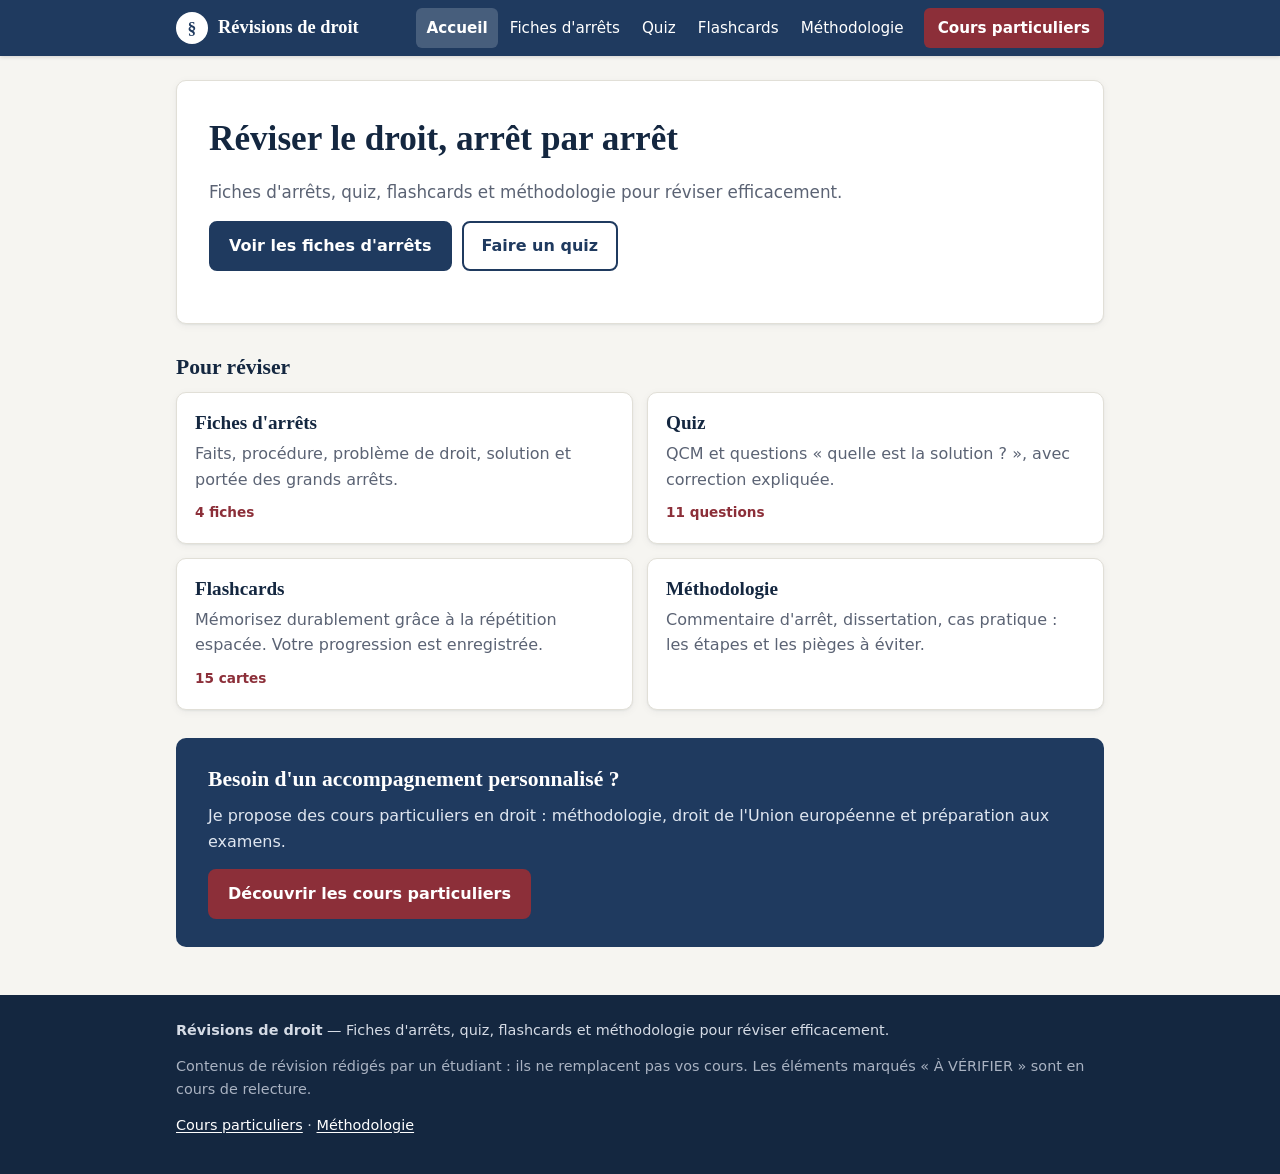
<file: index.html>
<!doctype html>
<html lang="fr">
<head>
  <meta charset="utf-8">
  <meta name="viewport" content="width=device-width, initial-scale=1">
  <title>Accueil — Révisions de droit</title>
  <meta name="description" content="Fiches d'arrêts, quiz, flashcards et méthodologie pour les étudiants en droit. Cours particuliers disponibles.">
  <link rel="icon" href="favicon.svg" type="image/svg+xml">
  <link rel="stylesheet" href="css/style.css">
  <script src="js/commun.js" defer></script>
  <script src="js/accueil.js" defer></script>
</head>
<body data-page="accueil">
  <header id="entete" class="entete"></header>

  <main id="contenu" class="conteneur">
    <section class="accueil-intro">
      <h1>Réviser le droit, arrêt par arrêt</h1>
      <p class="texte-doux" data-slogan>Fiches d'arrêts, quiz, flashcards et méthodologie pour réviser efficacement.</p>
      <div class="groupe-boutons">
        <a class="bouton" href="fiches.html">Voir les fiches d'arrêts</a>
        <a class="bouton bouton--secondaire" href="quiz.html">Faire un quiz</a>
      </div>
    </section>

    <h2>Pour réviser</h2>
    <div class="grille grille--2">
      <a class="carte tuile" href="fiches.html">
        <h2>Fiches d'arrêts</h2>
        <p>Faits, procédure, problème de droit, solution et portée des grands arrêts.</p>
        <span class="tuile__compteur" id="compteur-fiches"></span>
      </a>
      <a class="carte tuile" href="quiz.html">
        <h2>Quiz</h2>
        <p>QCM et questions «&nbsp;quelle est la solution&nbsp;?&nbsp;», avec correction expliquée.</p>
        <span class="tuile__compteur" id="compteur-quiz"></span>
      </a>
      <a class="carte tuile" href="flashcards.html">
        <h2>Flashcards</h2>
        <p>Mémorisez durablement grâce à la répétition espacée. Votre progression est enregistrée.</p>
        <span class="tuile__compteur" id="compteur-flashcards"></span>
      </a>
      <a class="carte tuile" href="methodologie.html">
        <h2>Méthodologie</h2>
        <p>Commentaire d'arrêt, dissertation, cas pratique&nbsp;: les étapes et les pièges à éviter.</p>
      </a>
    </div>

    <section class="bandeau-cours">
      <h2>Besoin d'un accompagnement personnalisé&nbsp;?</h2>
      <p>Je propose des cours particuliers en droit&nbsp;: méthodologie, droit de l'Union européenne et préparation aux examens.</p>
      <a class="bouton bouton--accent" href="cours-particuliers.html">Découvrir les cours particuliers</a>
    </section>
  </main>

  <footer id="pied" class="pied"></footer>
</body>
</html>
</file>
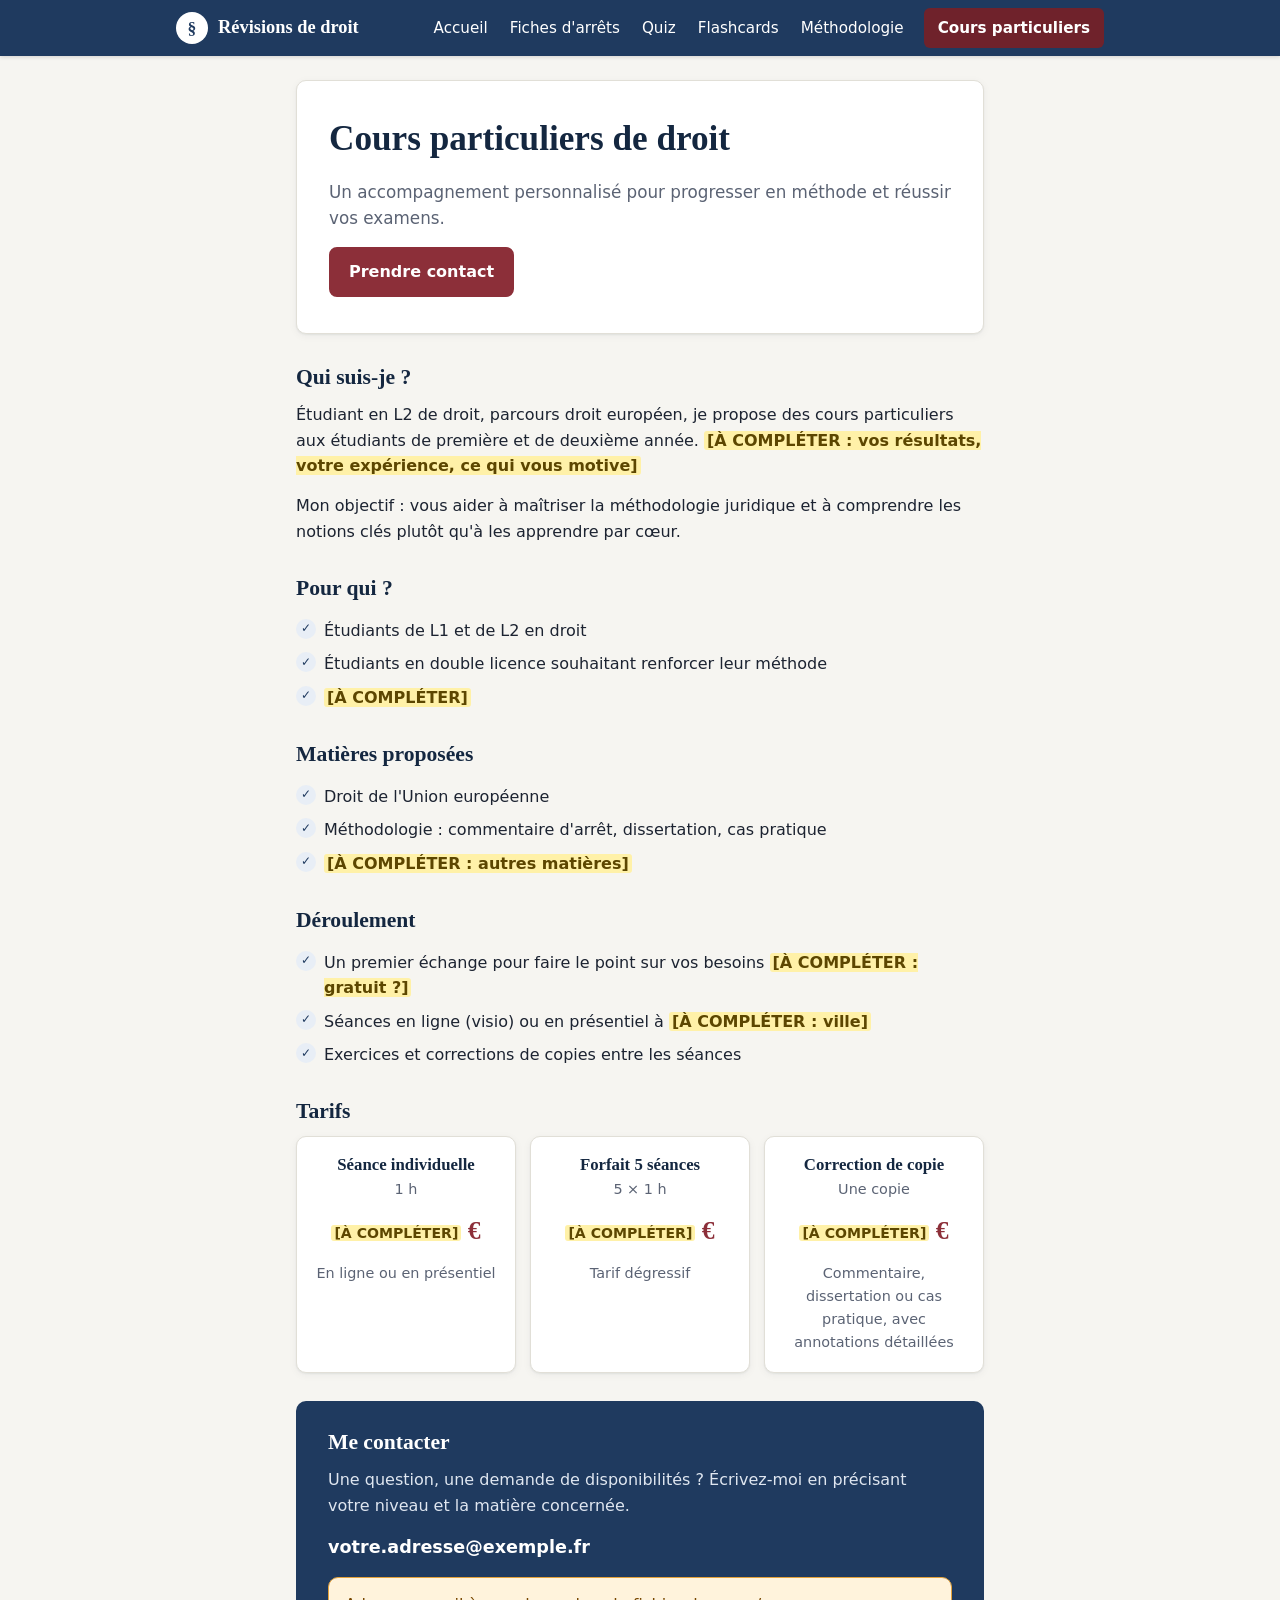
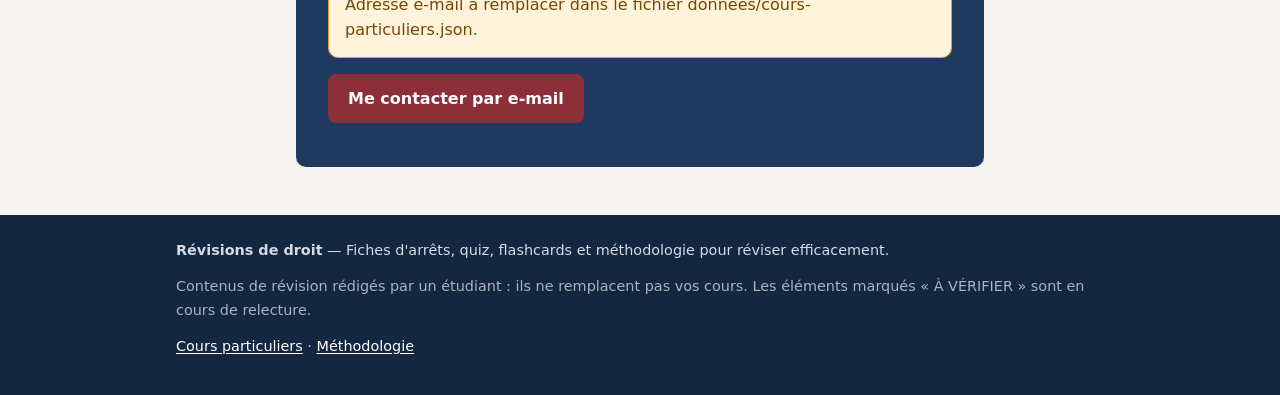
<file: cours-particuliers.html>
<!doctype html>
<html lang="fr">
<head>
  <meta charset="utf-8">
  <meta name="viewport" content="width=device-width, initial-scale=1">
  <title>Cours particuliers — Révisions de droit</title>
  <meta name="description" content="Cours particuliers de droit : méthodologie, droit de l'Union européenne, préparation aux examens.">
  <link rel="icon" href="favicon.svg" type="image/svg+xml">
  <link rel="stylesheet" href="css/style.css">
  <script src="js/commun.js" defer></script>
  <script src="js/cours.js" defer></script>
</head>
<body data-page="cours">
  <header id="entete" class="entete"></header>

  <main id="contenu" class="conteneur conteneur--etroit">
    <div id="cours">
      <h1>Cours particuliers</h1>
      <p class="chargement">Chargement…</p>
    </div>
  </main>

  <footer id="pied" class="pied"></footer>
</body>
</html>
</file>
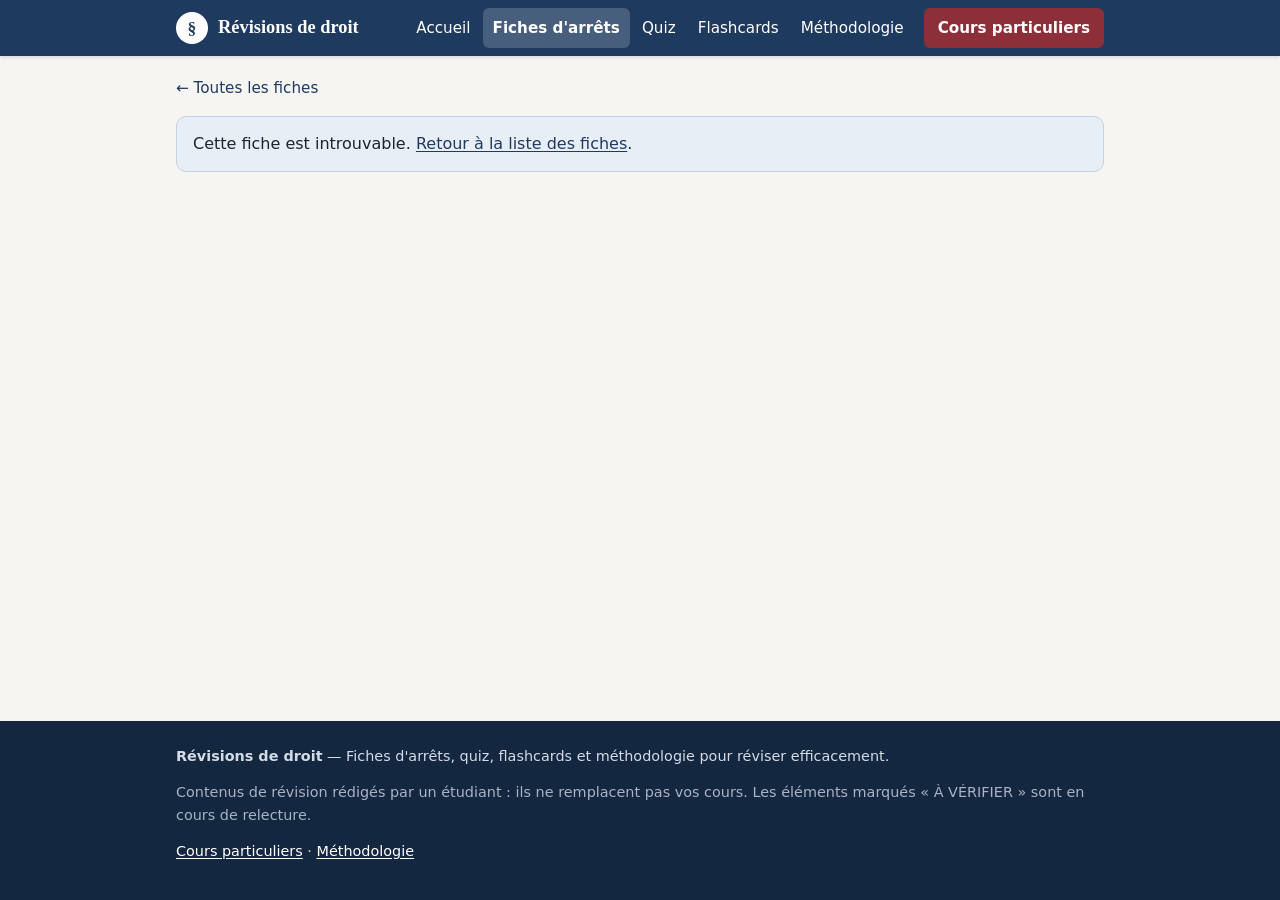
<file: fiche.html>
<!doctype html>
<html lang="fr">
<head>
  <meta charset="utf-8">
  <meta name="viewport" content="width=device-width, initial-scale=1">
  <title>Fiche d'arrêt — Révisions de droit</title>
  <meta name="description" content="Fiche d'arrêt détaillée : faits, procédure, problème de droit, solution et portée.">
  <link rel="icon" href="favicon.svg" type="image/svg+xml">
  <link rel="stylesheet" href="css/style.css">
  <script src="js/commun.js" defer></script>
  <script src="js/fiche.js" defer></script>
</head>
<body data-page="fiches">
  <header id="entete" class="entete"></header>

  <main id="contenu" class="conteneur">
    <p class="fil-ariane pas-imprimer"><a href="fiches.html">← Toutes les fiches</a></p>
    <article id="fiche">
      <p class="chargement">Chargement de la fiche…</p>
    </article>
  </main>

  <footer id="pied" class="pied"></footer>
</body>
</html>
</file>
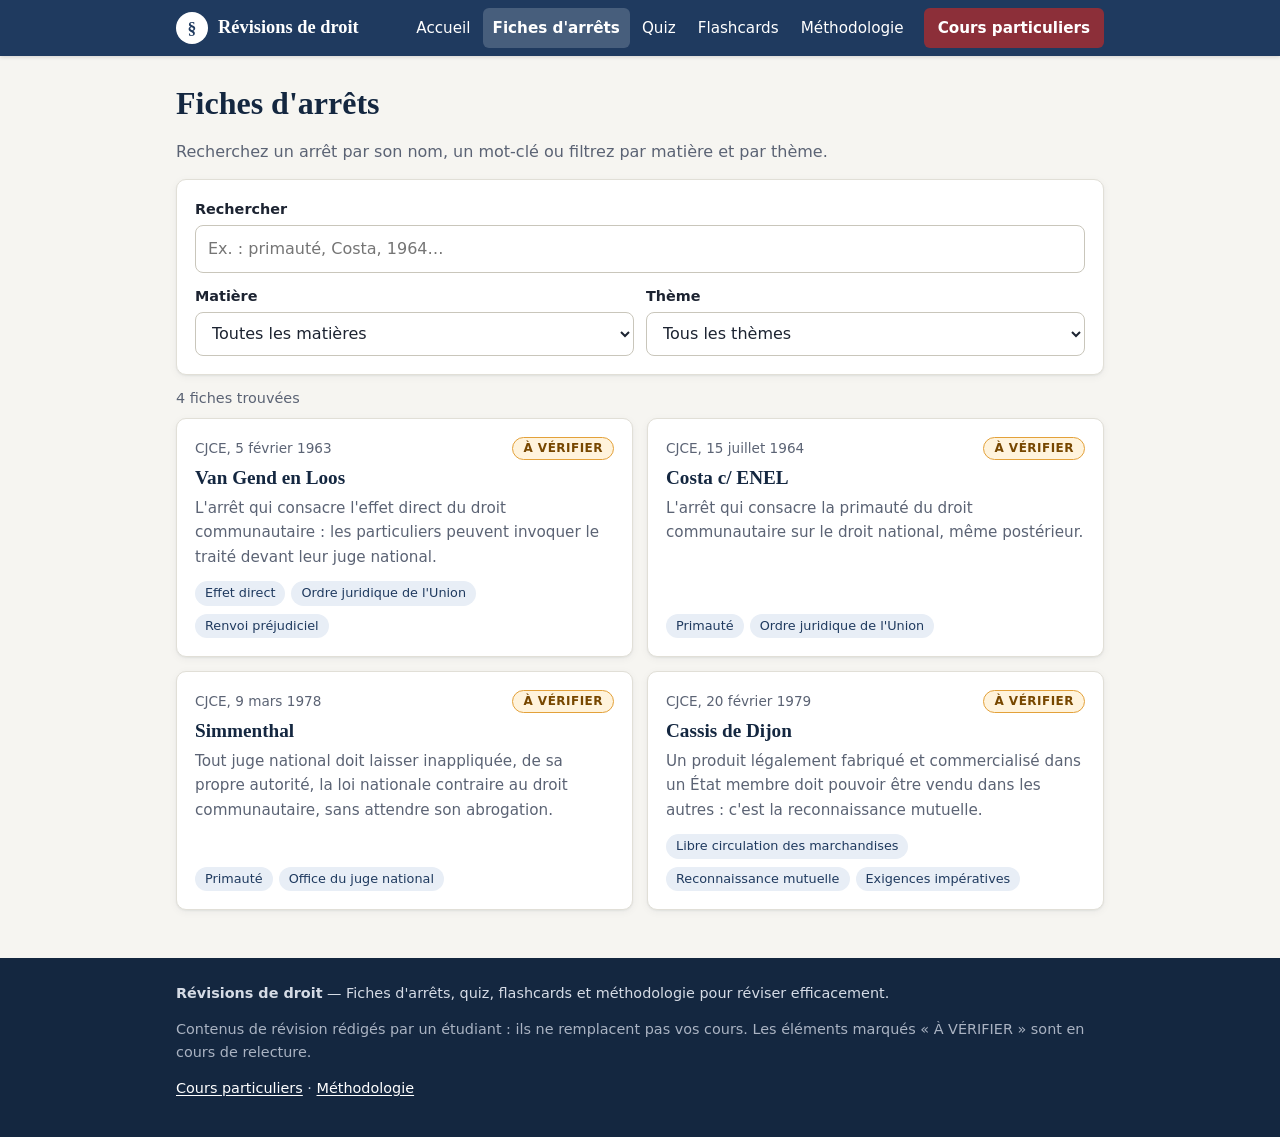
<file: fiches.html>
<!doctype html>
<html lang="fr">
<head>
  <meta charset="utf-8">
  <meta name="viewport" content="width=device-width, initial-scale=1">
  <title>Fiches d'arrêts — Révisions de droit</title>
  <meta name="description" content="Fiches d'arrêts : faits, procédure, problème de droit, solution et portée. Recherche par matière et par thème.">
  <link rel="icon" href="favicon.svg" type="image/svg+xml">
  <link rel="stylesheet" href="css/style.css">
  <script src="js/commun.js" defer></script>
  <script src="js/fiches.js" defer></script>
</head>
<body data-page="fiches">
  <header id="entete" class="entete"></header>

  <main id="contenu" class="conteneur">
    <h1>Fiches d'arrêts</h1>
    <p class="texte-doux">Recherchez un arrêt par son nom, un mot-clé ou filtrez par matière et par thème.</p>

    <form class="filtres carte" role="search" onsubmit="return false">
      <div class="filtres__champ filtres__champ--recherche">
        <label for="recherche">Rechercher</label>
        <input type="search" id="recherche" placeholder="Ex. : primauté, Costa, 1964…" autocomplete="off">
      </div>
      <div class="filtres__champ">
        <label for="filtre-matiere">Matière</label>
        <select id="filtre-matiere"><option value="">Toutes les matières</option></select>
      </div>
      <div class="filtres__champ">
        <label for="filtre-theme">Thème</label>
        <select id="filtre-theme"><option value="">Tous les thèmes</option></select>
      </div>
    </form>

    <p class="filtres__resultat" id="nombre-resultats" aria-live="polite"></p>
    <div id="liste-fiches" class="grille grille--2">
      <p class="chargement">Chargement des fiches…</p>
    </div>
  </main>

  <footer id="pied" class="pied"></footer>
</body>
</html>
</file>
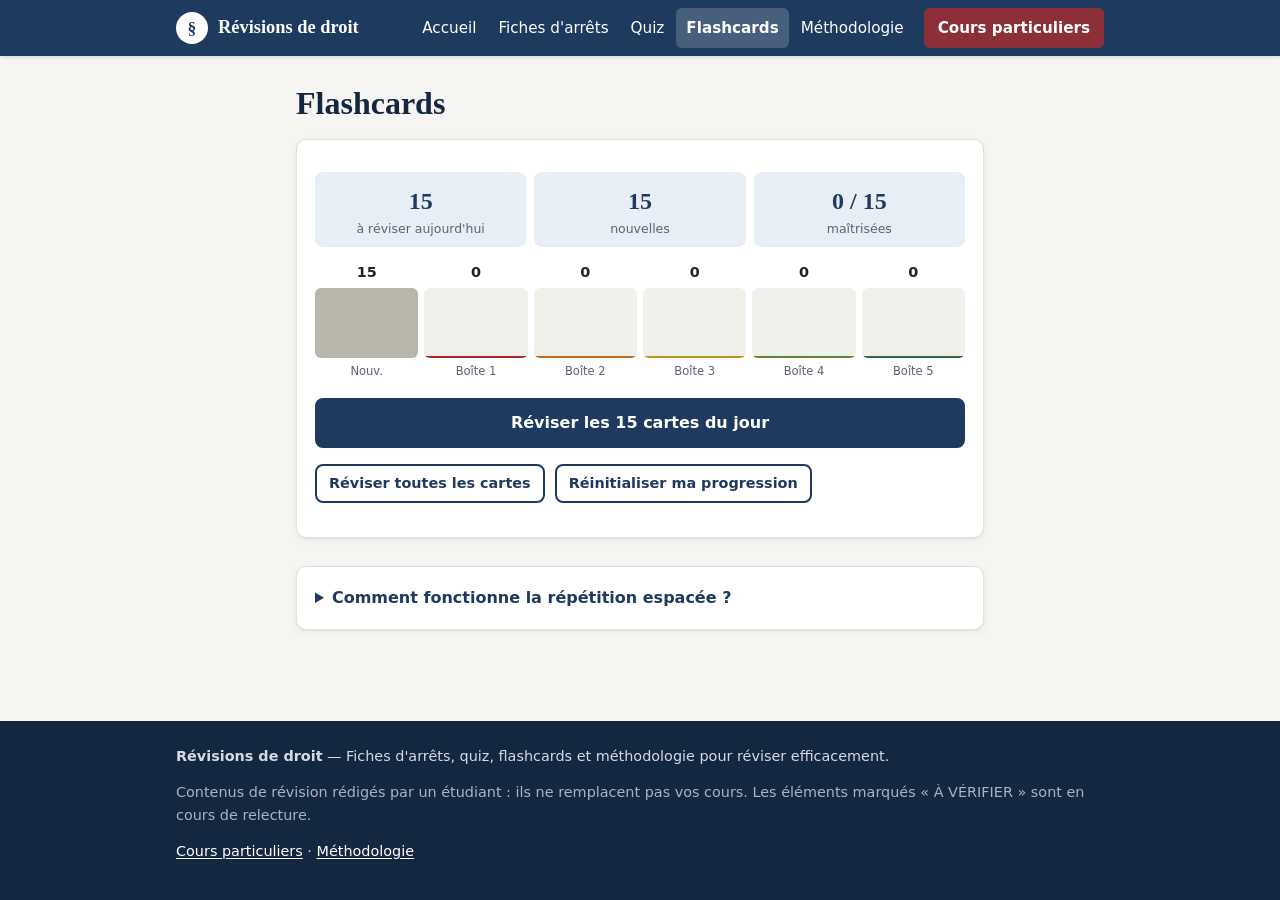
<file: flashcards.html>
<!doctype html>
<html lang="fr">
<head>
  <meta charset="utf-8">
  <meta name="viewport" content="width=device-width, initial-scale=1">
  <title>Flashcards — Révisions de droit</title>
  <meta name="description" content="Flashcards de droit avec répétition espacée : mémorisez les grands arrêts durablement.">
  <link rel="icon" href="favicon.svg" type="image/svg+xml">
  <link rel="stylesheet" href="css/style.css">
  <script src="js/commun.js" defer></script>
  <script src="js/flashcards.js" defer></script>
</head>
<body data-page="flashcards">
  <header id="entete" class="entete"></header>

  <main id="contenu" class="conteneur conteneur--etroit">
    <h1>Flashcards</h1>
    <div id="flashcards" aria-live="polite">
      <p class="chargement">Chargement des cartes…</p>
    </div>

    <details class="carte explication-leitner">
      <summary>Comment fonctionne la répétition espacée ?</summary>
      <p>Les cartes sont rangées dans 5 boîtes. Une carte nouvelle ou oubliée est en boîte 1 et revient le jour même.</p>
      <p>Chaque fois que vous répondez « Je savais », la carte monte d'une boîte et revient plus tard : 1 jour (boîte 2), 3 jours (boîte 3), 7 jours (boîte 4), puis 14 jours (boîte 5). Si vous répondez « À revoir », elle retourne en boîte 1.</p>
      <p>Ainsi, vous passez plus de temps sur ce que vous ne savez pas encore. Votre progression est enregistrée dans ce navigateur, sur cet appareil.</p>
    </details>
  </main>

  <footer id="pied" class="pied"></footer>
</body>
</html>
</file>
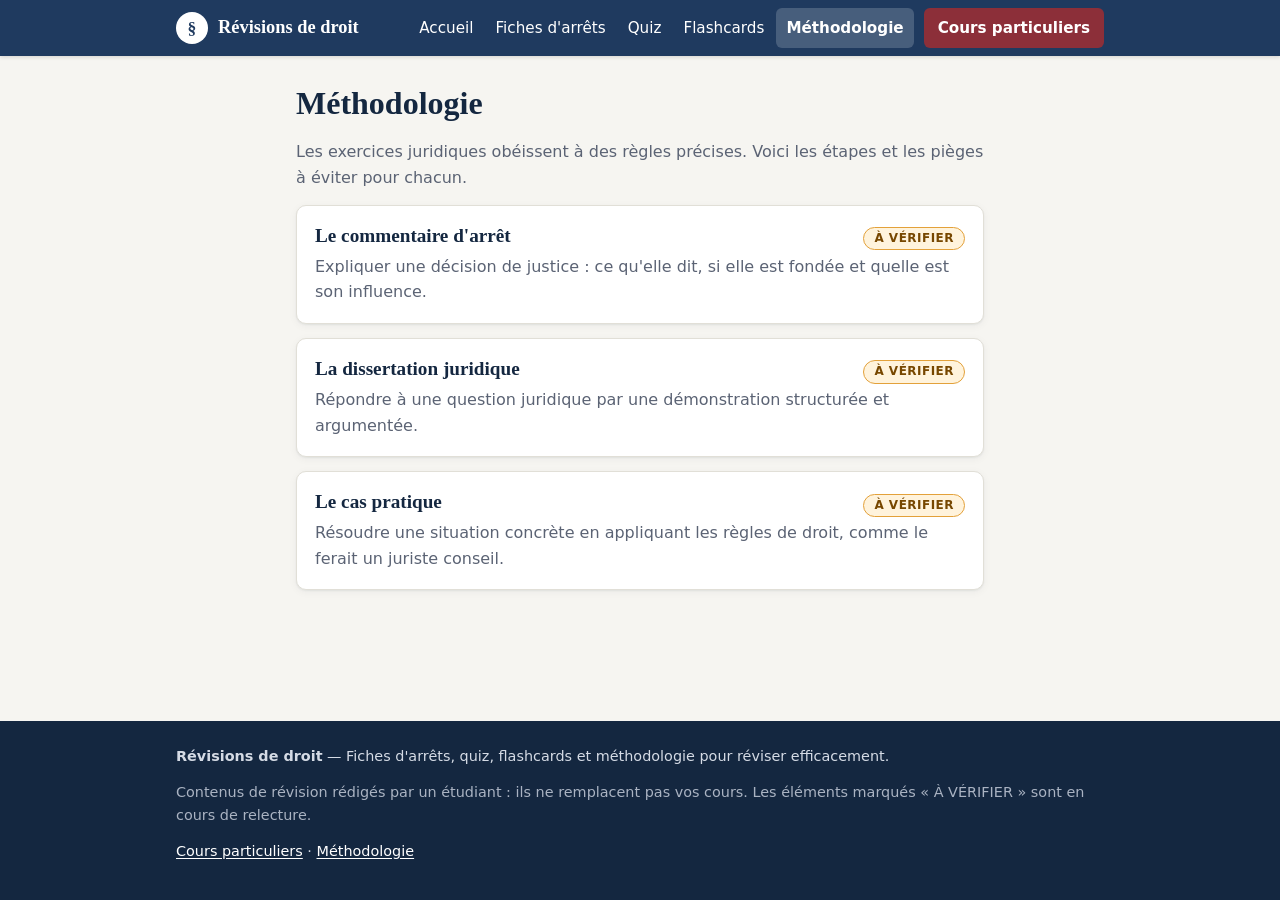
<file: methodologie.html>
<!doctype html>
<html lang="fr">
<head>
  <meta charset="utf-8">
  <meta name="viewport" content="width=device-width, initial-scale=1">
  <title>Méthodologie — Révisions de droit</title>
  <meta name="description" content="Méthodologie juridique : commentaire d'arrêt, dissertation et cas pratique, étape par étape.">
  <link rel="icon" href="favicon.svg" type="image/svg+xml">
  <link rel="stylesheet" href="css/style.css">
  <script src="js/commun.js" defer></script>
  <script src="js/methodologie.js" defer></script>
</head>
<body data-page="methodologie">
  <header id="entete" class="entete"></header>

  <main id="contenu" class="conteneur conteneur--etroit">
    <div id="methodologie">
      <h1>Méthodologie</h1>
      <p class="chargement">Chargement…</p>
    </div>
  </main>

  <footer id="pied" class="pied"></footer>
</body>
</html>
</file>
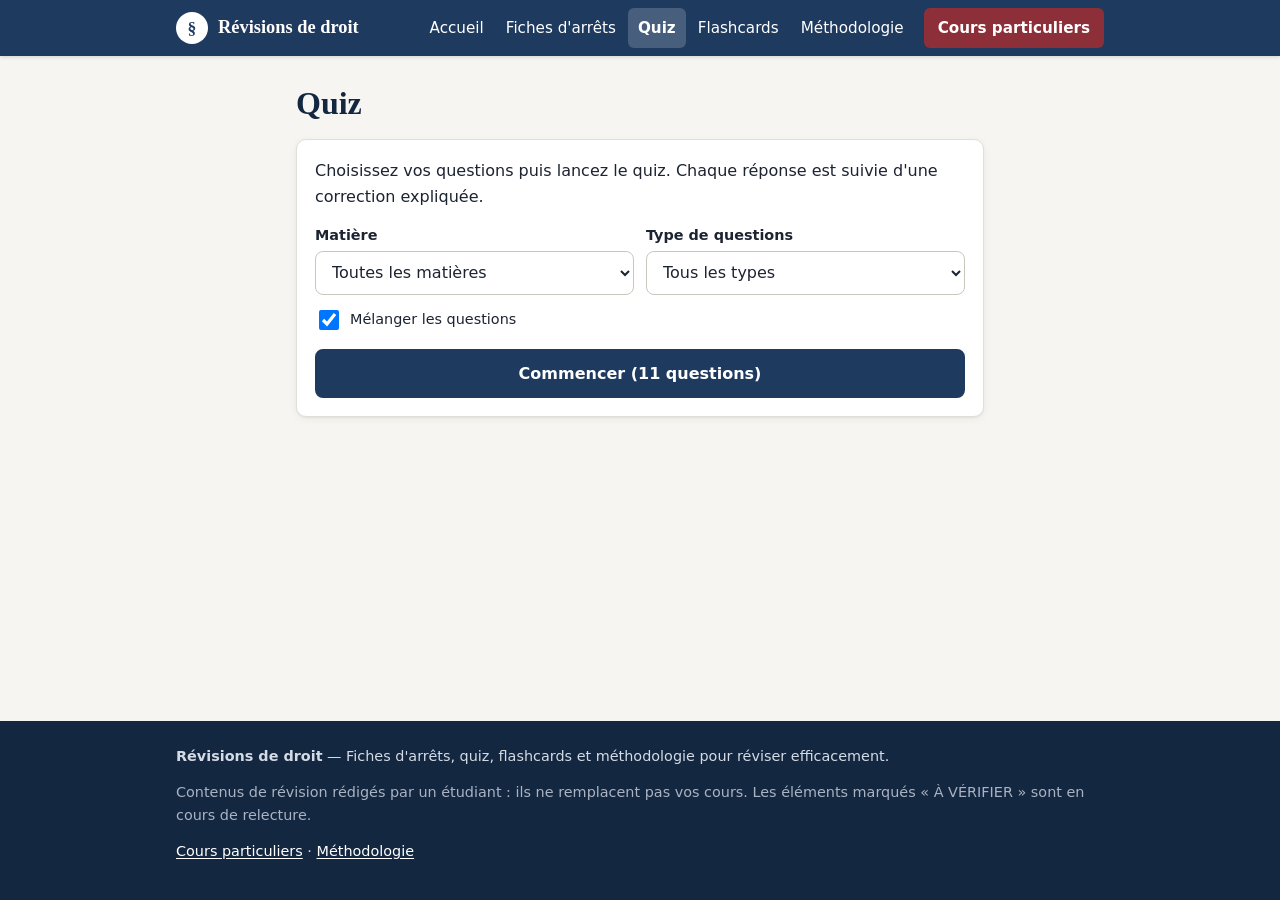
<file: quiz.html>
<!doctype html>
<html lang="fr">
<head>
  <meta charset="utf-8">
  <meta name="viewport" content="width=device-width, initial-scale=1">
  <title>Quiz — Révisions de droit</title>
  <meta name="description" content="Quiz de droit : QCM et questions sur la solution des grands arrêts, avec correction expliquée.">
  <link rel="icon" href="favicon.svg" type="image/svg+xml">
  <link rel="stylesheet" href="css/style.css">
  <script src="js/commun.js" defer></script>
  <script src="js/quiz.js" defer></script>
</head>
<body data-page="quiz">
  <header id="entete" class="entete"></header>

  <main id="contenu" class="conteneur conteneur--etroit">
    <h1>Quiz</h1>
    <div id="quiz" aria-live="polite">
      <p class="chargement">Chargement des questions…</p>
    </div>
  </main>

  <footer id="pied" class="pied"></footer>
</body>
</html>
</file>
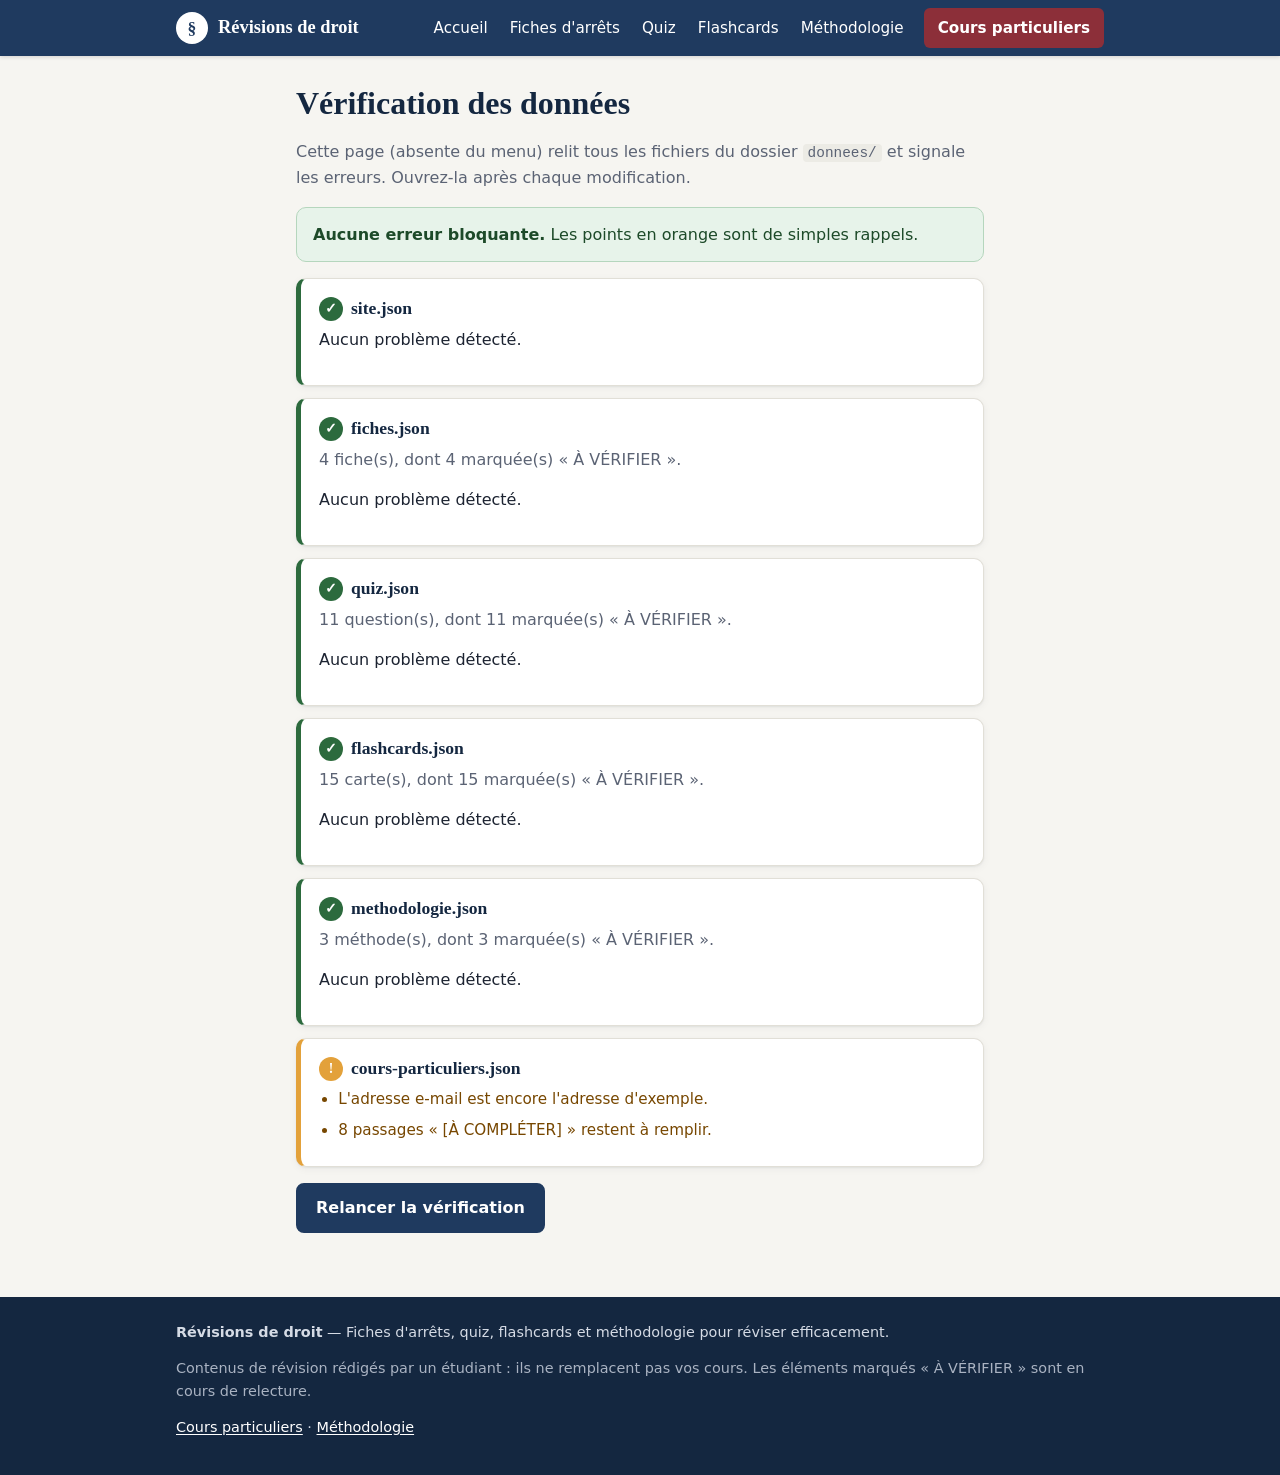
<file: verification.html>
<!doctype html>
<html lang="fr">
<head>
  <meta charset="utf-8">
  <meta name="viewport" content="width=device-width, initial-scale=1">
  <meta name="robots" content="noindex">
  <title>Vérification des données — Révisions de droit</title>
  <link rel="icon" href="favicon.svg" type="image/svg+xml">
  <link rel="stylesheet" href="css/style.css">
  <script src="js/commun.js" defer></script>
  <script src="js/verification.js" defer></script>
</head>
<body data-page="verification">
  <header id="entete" class="entete"></header>

  <main id="contenu" class="conteneur conteneur--etroit">
    <h1>Vérification des données</h1>
    <p class="texte-doux">Cette page (absente du menu) relit tous les fichiers du dossier <code>donnees/</code> et signale les erreurs. Ouvrez-la après chaque modification.</p>
    <div id="verification"><p class="chargement">Vérification en cours…</p></div>
  </main>

  <footer id="pied" class="pied"></footer>
</body>
</html>
</file>
<file: css/style.css>
/* ==========================================================
   style.css — apparence de tout le site
   Conçu « mobile d'abord » : les règles de base visent le
   téléphone, les blocs @media ajustent pour les grands écrans.
   ========================================================== */

/* ---------- 1. Couleurs et polices (modifiables ici) ---------- */
:root {
  --fond: #f6f5f1;
  --surface: #ffffff;
  --texte: #1c2331;
  --texte-doux: #5b6374;
  --bordure: #e1dfd7;

  --primaire: #1f3a5f;        /* bleu marine */
  --primaire-fonce: #142740;
  --primaire-clair: #e8eef6;
  --accent: #8c2f39;          /* bordeaux */
  --accent-fonce: #6f222b;

  --succes: #2c6a3d;
  --succes-fond: #e7f3ea;
  --erreur: #a12a2a;
  --erreur-fond: #fbeaea;
  --alerte-texte: #774700;
  --alerte-fond: #fff3dc;
  --alerte-bord: #e3a13a;

  --police-titres: Georgia, "Times New Roman", serif;
  --police-texte: system-ui, -apple-system, "Segoe UI", Roboto, "Helvetica Neue", Arial, sans-serif;

  --rayon: 10px;
  --ombre: 0 1px 2px rgba(20, 30, 50, 0.06), 0 2px 8px rgba(20, 30, 50, 0.05);
  --largeur-max: 960px;
}

/* ---------- 2. Bases ---------- */
*,
*::before,
*::after { box-sizing: border-box; }

html { -webkit-text-size-adjust: 100%; }

body {
  margin: 0;
  background: var(--fond);
  color: var(--texte);
  font-family: var(--police-texte);
  font-size: 1rem;
  line-height: 1.6;
  display: flex;
  flex-direction: column;
  min-height: 100vh;
}

main { flex: 1; }

h1, h2, h3, h4 {
  font-family: var(--police-titres);
  line-height: 1.25;
  color: var(--primaire-fonce);
  margin: 1.4em 0 0.5em;
}
h1 { font-size: 1.75rem; margin-top: 0.6em; }
h2 { font-size: 1.35rem; }
h3 { font-size: 1.12rem; }

p { margin: 0 0 0.9em; }

a { color: var(--primaire); text-underline-offset: 2px; }
a:hover { color: var(--accent); }

:focus-visible {
  outline: 3px solid var(--alerte-bord);
  outline-offset: 2px;
}

img { max-width: 100%; height: auto; }

.conteneur {
  width: 100%;
  max-width: var(--largeur-max);
  margin: 0 auto;
  padding: 0 16px;
}

main.conteneur { padding-top: 8px; padding-bottom: 48px; }

.texte-doux { color: var(--texte-doux); }
.centre { text-align: center; }
.masque { display: none !important; }

.lien-evitement {
  position: absolute;
  left: -9999px;
  top: 0;
  background: var(--surface);
  padding: 8px 12px;
  z-index: 100;
}
.lien-evitement:focus { left: 8px; top: 8px; }

/* ---------- 3. En-tête et menu ---------- */
.entete {
  background: var(--primaire);
  color: #fff;
  position: sticky;
  top: 0;
  z-index: 50;
  box-shadow: 0 1px 4px rgba(0, 0, 0, 0.15);
}

.entete__barre {
  display: flex;
  flex-wrap: wrap;
  align-items: center;
  justify-content: space-between;
  min-height: 56px;
}

.entete__logo {
  display: flex;
  align-items: center;
  gap: 10px;
  color: #fff;
  text-decoration: none;
  font-family: var(--police-titres);
  font-size: 1.15rem;
  font-weight: bold;
  padding: 10px 0;
}
.entete__logo:hover { color: #fff; }

.entete__logo-icone {
  display: inline-grid;
  place-items: center;
  width: 32px;
  height: 32px;
  border-radius: 50%;
  background: #fff;
  color: var(--primaire);
  font-size: 1.1rem;
}

.entete__bouton-menu {
  display: inline-flex;
  align-items: center;
  gap: 8px;
  background: transparent;
  border: 1px solid rgba(255, 255, 255, 0.5);
  color: #fff;
  border-radius: 8px;
  padding: 8px 12px;
  font: inherit;
  font-size: 0.95rem;
  cursor: pointer;
}

.entete__bouton-icone,
.entete__bouton-icone::before,
.entete__bouton-icone::after {
  display: block;
  width: 18px;
  height: 2px;
  background: currentColor;
  position: relative;
  content: "";
}
.entete__bouton-icone::before { position: absolute; top: -6px; }
.entete__bouton-icone::after { position: absolute; top: 6px; }

.menu {
  display: none;
  width: 100%;
  padding-bottom: 12px;
}
.entete--menu-ouvert .menu { display: block; }

.menu__liste {
  list-style: none;
  margin: 0;
  padding: 0;
}

.menu__lien {
  display: block;
  color: #fff;
  text-decoration: none;
  padding: 11px 8px;
  border-radius: 6px;
}
.menu__lien:hover { background: rgba(255, 255, 255, 0.12); color: #fff; }
.menu__lien[aria-current="page"] { background: rgba(255, 255, 255, 0.18); font-weight: 600; }

.menu__lien--accent {
  margin-top: 6px;
  background: var(--accent);
  text-align: center;
  font-weight: 600;
}
.menu__lien--accent:hover,
.menu__lien--accent[aria-current="page"] { background: var(--accent-fonce); }

@media (min-width: 900px) {
  .entete__bouton-menu { display: none; }
  .menu { display: block; width: auto; padding: 0; }
  .menu__liste { display: flex; align-items: center; gap: 2px; }
  .menu__lien { padding: 8px 10px; font-size: 0.95rem; }
  .menu__lien--accent { margin: 0 0 0 8px; padding: 8px 14px; }
}

/* ---------- 4. Pied de page ---------- */
.pied {
  background: var(--primaire-fonce);
  color: #d5dbe5;
  font-size: 0.9rem;
  padding: 24px 0;
}
.pied a { color: #fff; }
.pied__avertissement { color: #aab3c2; }

/* ---------- 5. Boutons ---------- */
.bouton {
  display: inline-flex;
  align-items: center;
  justify-content: center;
  gap: 8px;
  min-height: 44px;
  padding: 10px 18px;
  border: 2px solid var(--primaire);
  border-radius: 8px;
  background: var(--primaire);
  color: #fff;
  font: inherit;
  font-weight: 600;
  text-decoration: none;
  cursor: pointer;
  transition: background 0.15s, border-color 0.15s;
}
.bouton:hover { background: var(--primaire-fonce); border-color: var(--primaire-fonce); color: #fff; }

.bouton--secondaire { background: transparent; color: var(--primaire); }
.bouton--secondaire:hover { background: var(--primaire-clair); color: var(--primaire-fonce); }

.bouton--accent { background: var(--accent); border-color: var(--accent); }
.bouton--accent:hover { background: var(--accent-fonce); border-color: var(--accent-fonce); }

.bouton--succes { background: var(--succes); border-color: var(--succes); }
.bouton--succes:hover { background: #1f4f2d; border-color: #1f4f2d; }

.bouton--erreur { background: var(--erreur); border-color: var(--erreur); }
.bouton--erreur:hover { background: #7f1f1f; border-color: #7f1f1f; }

.bouton--petit { min-height: 36px; padding: 6px 12px; font-size: 0.9rem; }
.bouton--large { width: 100%; }
.bouton:disabled { opacity: 0.5; cursor: not-allowed; }

.groupe-boutons { display: flex; flex-wrap: wrap; gap: 10px; margin: 16px 0; }

/* ---------- 6. Cartes, badges, messages ---------- */
.carte {
  background: var(--surface);
  border: 1px solid var(--bordure);
  border-radius: var(--rayon);
  box-shadow: var(--ombre);
  padding: 18px;
}

.grille { display: grid; gap: 14px; grid-template-columns: 1fr; }
@media (min-width: 640px) { .grille--2 { grid-template-columns: repeat(2, 1fr); } }

.badge-verifier {
  display: inline-block;
  background: var(--alerte-fond);
  color: var(--alerte-texte);
  border: 1px solid var(--alerte-bord);
  border-radius: 999px;
  padding: 1px 10px;
  font-size: 0.75rem;
  font-weight: 700;
  letter-spacing: 0.04em;
  white-space: nowrap;
}

.etiquette {
  display: inline-block;
  background: var(--primaire-clair);
  color: var(--primaire);
  border-radius: 999px;
  padding: 2px 10px;
  font-size: 0.8rem;
  text-decoration: none;
}
a.etiquette:hover { background: var(--primaire); color: #fff; }

.etiquettes { display: flex; flex-wrap: wrap; gap: 6px; margin: 8px 0 0; padding: 0; list-style: none; }

.message {
  border-radius: var(--rayon);
  padding: 14px 16px;
  margin: 16px 0;
  border: 1px solid var(--bordure);
  background: var(--surface);
}
.message p:last-child { margin-bottom: 0; }
.message--erreur { background: var(--erreur-fond); border-color: #e6b3b3; color: #5e1717; }
.message--alerte { background: var(--alerte-fond); border-color: var(--alerte-bord); color: var(--alerte-texte); }
.message--succes { background: var(--succes-fond); border-color: #b5d6bd; color: #1d4a29; }
.message--info { background: var(--primaire-clair); border-color: #c4d3e6; }

.chargement { color: var(--texte-doux); font-style: italic; }

/* ---------- 7. Formulaires ---------- */
label { font-weight: 600; font-size: 0.9rem; display: block; margin-bottom: 4px; }

input[type="search"],
input[type="text"],
select,
textarea {
  width: 100%;
  font: inherit;
  color: var(--texte);
  background: var(--surface);
  border: 1px solid #c9c6bb;
  border-radius: 8px;
  padding: 10px 12px;
  min-height: 44px;
}
textarea { min-height: 110px; resize: vertical; }

/* ---------- 8. Page d'accueil ---------- */
.accueil-intro {
  background: var(--surface);
  border: 1px solid var(--bordure);
  border-radius: var(--rayon);
  padding: 24px 18px;
  margin-top: 16px;
  box-shadow: var(--ombre);
}
.accueil-intro h1 { margin-top: 0; font-size: 1.8rem; }
.accueil-intro .texte-doux { font-size: 1.05rem; }

.tuile {
  display: block;
  text-decoration: none;
  color: inherit;
  transition: border-color 0.15s, transform 0.15s;
}
.tuile:hover { border-color: var(--primaire); color: inherit; transform: translateY(-1px); }
.tuile h2 { margin: 0 0 6px; font-size: 1.2rem; }
.tuile p { margin: 0; color: var(--texte-doux); }
.tuile__compteur { display: inline-block; margin-top: 10px; font-size: 0.85rem; font-weight: 600; color: var(--accent); }

.bandeau-cours {
  margin-top: 28px;
  background: var(--primaire);
  color: #fff;
  border-radius: var(--rayon);
  padding: 22px 18px;
}
.bandeau-cours h2 { color: #fff; margin-top: 0; }
.bandeau-cours p { color: #dfe6f0; }

@media (min-width: 640px) {
  h1 { font-size: 2rem; }
  .accueil-intro { padding: 36px 32px; }
  .accueil-intro h1 { font-size: 2.2rem; }
  .bandeau-cours { padding: 28px 32px; }
}

/* ---------- 9. Impression ---------- */
@media print {
  .entete, .pied, .groupe-boutons, .pas-imprimer { display: none !important; }
  body { background: #fff; }
  .carte { box-shadow: none; border: none; padding: 0; }
}

/* ---------- 10. Fiches d'arrêts ---------- */
.filtres {
  display: grid;
  gap: 12px;
  grid-template-columns: 1fr;
  margin: 12px 0;
}
@media (min-width: 640px) {
  .filtres { grid-template-columns: 1fr 1fr; }
  .filtres__champ--recherche { grid-column: 1 / -1; }
}
.filtres__resultat { font-size: 0.9rem; color: var(--texte-doux); margin: 8px 0; }

.carte-fiche { display: flex; flex-direction: column; }
.carte-fiche__haut { display: flex; justify-content: space-between; align-items: center; gap: 8px; flex-wrap: wrap; }
.carte-fiche__meta { font-size: 0.85rem; color: var(--texte-doux); }
.carte-fiche h2 { margin: 6px 0; }
.carte-fiche p { font-size: 0.95rem; }
.carte-fiche .etiquettes { margin-top: auto; padding-top: 10px; }

.fil-ariane { margin: 12px 0 8px; font-size: 0.95rem; }
.fil-ariane a { text-decoration: none; }

.fiche { padding: 20px 18px; }
.fiche__entete { border-bottom: 1px solid var(--bordure); padding-bottom: 14px; margin-bottom: 8px; }
.fiche__entete h1 { margin: 2px 0 4px; }
.fiche__matiere { text-transform: uppercase; letter-spacing: 0.06em; font-size: 0.78rem; font-weight: 700; color: var(--accent); margin: 0; }
.fiche__intitule { font-style: italic; color: var(--texte-doux); margin-bottom: 4px; }
.fiche__meta { font-weight: 600; color: var(--primaire); margin-bottom: 4px; }

.bandeau-verifier { display: flex; gap: 10px; align-items: flex-start; flex-wrap: wrap; }

.fiche__rubrique h2 {
  font-size: 1.1rem;
  text-transform: uppercase;
  letter-spacing: 0.05em;
  color: var(--primaire);
  border-left: 4px solid var(--accent);
  padding-left: 10px;
  margin: 26px 0 10px;
}
.fiche__rubrique--encadre {
  background: var(--primaire-clair);
  border-radius: 8px;
  padding: 2px 16px 6px;
  margin: 20px 0;
}
.fiche__rubrique--encadre h2 { margin-top: 16px; }
.fiche__rubrique--encadre p { font-weight: 600; }
.fiche__rubrique ul { padding-left: 1.2em; }

.fiche__navigation {
  display: flex;
  justify-content: space-between;
  gap: 12px;
  margin-top: 18px;
  font-size: 0.95rem;
}
.fiche__navigation a { text-decoration: none; }

@media (min-width: 640px) {
  .fiche { padding: 32px 36px; }
}

/* ---------- 11. Quiz ---------- */
.conteneur--etroit { max-width: 720px; }
#quiz, #flashcards { scroll-margin-top: 72px; }

.quiz-options { display: grid; gap: 12px; grid-template-columns: 1fr; margin-bottom: 12px; }
@media (min-width: 560px) { .quiz-options { grid-template-columns: 1fr 1fr; } }

.case { display: flex; align-items: center; gap: 8px; font-weight: normal; margin: 4px 0 16px; cursor: pointer; }
.case input { width: 20px; height: 20px; }

.quiz-progression { height: 6px; background: var(--primaire-clair); border-radius: 999px; overflow: hidden; margin-bottom: 14px; }
.quiz-progression div { height: 100%; background: var(--primaire); transition: width 0.3s; }

.quiz-question__haut { display: flex; justify-content: space-between; align-items: center; gap: 8px; flex-wrap: wrap; font-size: 0.85rem; color: var(--texte-doux); }
.quiz-question__arret { display: inline-block; margin-top: 8px; font-size: 0.8rem; font-weight: 700; text-transform: uppercase; letter-spacing: 0.05em; color: var(--accent); }
.quiz-question__texte { font-size: 1.2rem; margin: 8px 0 16px; }

.quiz-choix { display: grid; gap: 10px; }
.quiz-choix__bouton {
  display: flex;
  align-items: flex-start;
  gap: 12px;
  width: 100%;
  text-align: left;
  font: inherit;
  color: var(--texte);
  background: var(--surface);
  border: 2px solid var(--bordure);
  border-radius: 8px;
  padding: 12px 14px;
  cursor: pointer;
  transition: border-color 0.15s, background 0.15s;
}
.quiz-choix__bouton:hover:not(:disabled) { border-color: var(--primaire); background: var(--primaire-clair); }
.quiz-choix__bouton:disabled { cursor: default; }
.quiz-choix__lettre {
  flex: none;
  display: inline-grid;
  place-items: center;
  width: 26px;
  height: 26px;
  border-radius: 50%;
  background: var(--primaire-clair);
  color: var(--primaire);
  font-weight: 700;
  font-size: 0.85rem;
}
.quiz-choix__bouton--juste { border-color: var(--succes); background: var(--succes-fond); }
.quiz-choix__bouton--juste .quiz-choix__lettre { background: var(--succes); color: #fff; }
.quiz-choix__bouton--faux { border-color: var(--erreur); background: var(--erreur-fond); }
.quiz-choix__bouton--faux .quiz-choix__lettre { background: var(--erreur); color: #fff; }

.quiz-explication { color: var(--texte-doux); font-size: 0.95rem; }

.groupe-boutons--egal > * { flex: 1 1 160px; }

.quiz-resultat { text-align: center; }
.quiz-resultat__score { font-family: var(--police-titres); font-size: 3rem; font-weight: bold; color: var(--primaire); margin: 8px 0 0; }
.quiz-resultat__commentaire { font-size: 1.05rem; }
.quiz-resultat .groupe-boutons { justify-content: center; }
.quiz-a-revoir { text-align: left; padding-left: 1.2em; }
.quiz-a-revoir li { margin-bottom: 8px; }

/* ---------- 12. Flashcards ---------- */
.stats { display: grid; grid-template-columns: repeat(3, 1fr); gap: 8px; margin: 14px 0; }
.stats__case { background: var(--primaire-clair); border-radius: 8px; padding: 10px 6px; text-align: center; }
.stats__valeur { display: block; font-family: var(--police-titres); font-size: 1.5rem; font-weight: bold; color: var(--primaire); }
.stats__libelle { display: block; font-size: 0.78rem; color: var(--texte-doux); line-height: 1.3; }

.boites { display: grid; grid-template-columns: repeat(6, 1fr); gap: 6px; margin: 8px 0 18px; }
.boites__colonne { display: flex; flex-direction: column; align-items: center; gap: 4px; }
.boites__nombre { font-weight: 700; font-size: 0.9rem; }
.boites__barre { width: 100%; height: 70px; background: #f0efea; border-radius: 6px; display: flex; align-items: flex-end; overflow: hidden; }
.boites__remplissage { width: 100%; min-height: 2px; background: var(--primaire); }
.boites__remplissage--0 { background: #b9b6aa; }
.boites__remplissage--1 { background: var(--erreur); }
.boites__remplissage--2 { background: #c26a1d; }
.boites__remplissage--3 { background: #b59a1c; }
.boites__remplissage--4 { background: #5c8a3a; }
.boites__remplissage--5 { background: var(--succes); }
.boites__libelle { font-size: 0.72rem; color: var(--texte-doux); white-space: nowrap; }

.session__haut { display: flex; justify-content: space-between; align-items: center; margin-bottom: 10px; color: var(--texte-doux); font-size: 0.9rem; }

.flashcard { min-height: 240px; display: flex; flex-direction: column; margin-bottom: 14px; }
.flashcard__haut { display: flex; justify-content: space-between; align-items: center; gap: 8px; flex-wrap: wrap; font-size: 0.8rem; }
.flashcard__theme { font-weight: 700; text-transform: uppercase; letter-spacing: 0.05em; color: var(--accent); }
.flashcard__boite { color: var(--texte-doux); }
.flashcard__recto { font-family: var(--police-titres); font-size: 1.25rem; color: var(--primaire-fonce); margin: 18px 0 8px; }
.flashcard__verso { border-top: 2px dashed var(--bordure); padding-top: 14px; margin-top: 8px; font-size: 1.05rem; }
.flashcard__lien { font-size: 0.9rem; }

.explication-leitner { margin-top: 28px; }
.explication-leitner summary { cursor: pointer; font-weight: 600; color: var(--primaire); }
.explication-leitner[open] summary { margin-bottom: 10px; }

/* ---------- 13. Méthodologie ---------- */
.methode__sommaire {
  background: #faf9f6;
  border: 1px solid var(--bordure);
  border-radius: 8px;
  padding: 12px 16px;
  margin: 16px 0;
  font-size: 0.95rem;
}
.methode__sommaire ol { margin: 6px 0 0; padding-left: 1.3em; }
.methode__sommaire li { margin: 3px 0; }
.methode__section { scroll-margin-top: 72px; }
.methode__section h2 { font-size: 1.2rem; border-left: 4px solid var(--accent); padding-left: 10px; }
.methode__section ul { padding-left: 1.2em; }
.methode__section li { margin-bottom: 6px; }
.methode__conseil { font-size: 0.95rem; }
.groupe-boutons .texte-doux { align-self: center; }
.methode__exemple { background: #faf9f6; border-left: 4px solid var(--primaire); font-size: 0.95rem; }

/* ---------- 14. Cours particuliers ---------- */
.a-completer { background: #fff1a8; color: #5c4600; padding: 0 3px; border-radius: 3px; font-weight: 600; }

.liste-coches { list-style: none; padding: 0; }
.liste-coches li { position: relative; padding-left: 28px; margin-bottom: 8px; }
.liste-coches li::before {
  content: "✓";
  position: absolute;
  left: 0;
  top: 1px;
  width: 20px;
  height: 20px;
  border-radius: 50%;
  background: var(--primaire-clair);
  color: var(--primaire);
  font-size: 0.75rem;
  font-weight: 700;
  display: grid;
  place-items: center;
}

.grille--tarifs { grid-template-columns: 1fr; }
@media (min-width: 640px) { .grille--tarifs { grid-template-columns: repeat(3, 1fr); } }
.tarif { text-align: center; display: flex; flex-direction: column; }
.tarif__formule { margin: 0 0 2px; font-size: 1.05rem; }
.tarif__duree { color: var(--texte-doux); font-size: 0.9rem; margin: 0; }
.tarif__prix { font-family: var(--police-titres); font-size: 1.6rem; font-weight: bold; color: var(--accent); margin: 10px 0; }
.tarif__detail { font-size: 0.9rem; color: var(--texte-doux); margin: 0; }

.contact__email { font-weight: 700; font-size: 1.1rem; color: #fff !important; word-break: break-all; }
.bandeau-cours .message--alerte { color: var(--alerte-texte); }
.bouton--clair { color: #fff; border-color: #fff; }
.bouton--clair:hover { background: rgba(255, 255, 255, 0.15); color: #fff; }
#contact { scroll-margin-top: 72px; }
.tarif__prix .a-completer { font-family: var(--police-texte); font-size: 0.55em; vertical-align: middle; }

/* ---------- 15. Page de vérification ---------- */
.verif { margin-bottom: 12px; border-left: 5px solid var(--succes); }
.verif--alerte { border-left-color: var(--alerte-bord); }
.verif--erreur { border-left-color: var(--erreur); }
.verif h2 { margin: 0 0 6px; font-size: 1.1rem; display: flex; align-items: center; gap: 8px; }
.verif__icone { display: inline-grid; place-items: center; width: 24px; height: 24px; border-radius: 50%; color: #fff; font-size: 0.85rem; background: var(--succes); }
.verif--alerte .verif__icone { background: var(--alerte-bord); }
.verif--erreur .verif__icone { background: var(--erreur); }
.verif ul { padding-left: 1.2em; margin: 0; }
.verif li { margin-bottom: 6px; font-size: 0.95rem; }
.verif__erreur { color: var(--erreur); }
.verif__alerte { color: var(--alerte-texte); }
code { background: #ecebe5; padding: 1px 5px; border-radius: 4px; font-size: 0.9em; }
</file>
